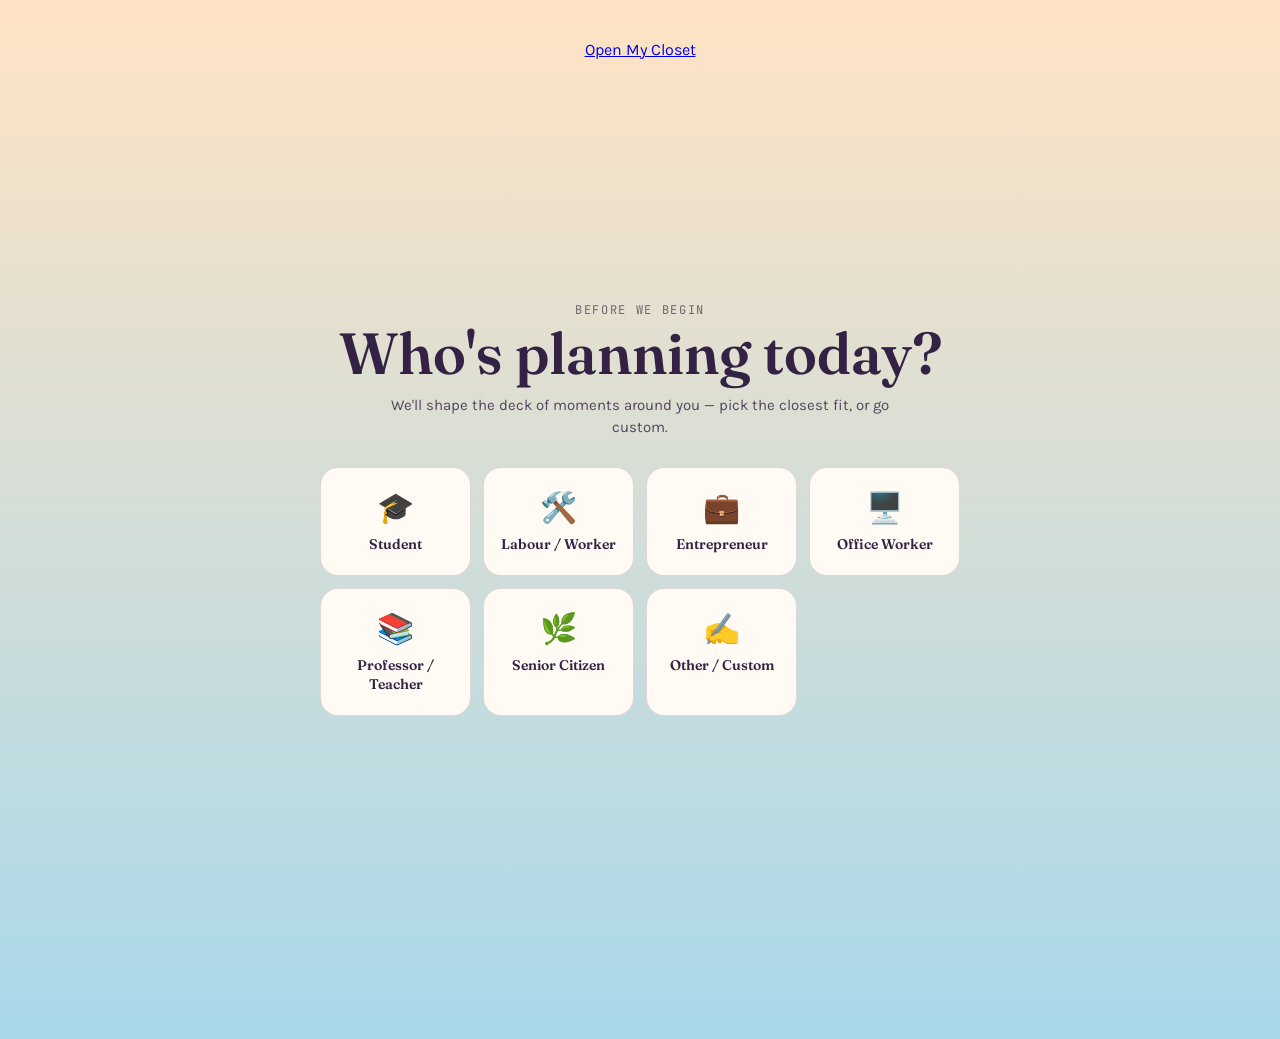
<file: index.html>
<!doctype html>
<html lang="en">
  <head>
    <meta charset="UTF-8" />
    <meta name="viewport" content="width=device-width, initial-scale=1.0" />
    <title>Perfect Day — build one, hour by hour</title>
    <link rel="preconnect" href="https://fonts.googleapis.com" />
    <link rel="preconnect" href="https://fonts.gstatic.com" crossorigin />
    <link
      href="https://fonts.googleapis.com/css2?family=Fraunces:ital,opsz,wght@0,9..144,400;0,9..144,600;1,9..144,500&family=Karla:wght@400;500;700&family=JetBrains+Mono:wght@400;500&display=swap"
      rel="stylesheet"
    />
    <a href="https://fanciful-mochi-226e46.netlify.app">Open My Closet</a>
    <style>
      :root {
        --ink: #332244;
        --paper: rgba(255, 255, 255, 0.72);
        --paper-solid: #fffaf3;
        --accent: #ff6b4a;
        --line: rgba(51, 34, 68, 0.16);

        /* sky stops — updated live via JS */
        --sky-a: #ffd9b3;
        --sky-b: #a8d8ea;
      }

      * {
        box-sizing: border-box;
      }

      html,
      body {
        margin: 0;
        min-height: 100vh;
        font-family: "Karla", sans-serif;
        color: var(--ink);
      }

      body {
        background: linear-gradient(180deg, var(--sky-a) 0%, var(--sky-b) 100%);
        transition: background 1100ms cubic-bezier(0.22, 0.61, 0.36, 1);
        min-height: 100vh;
        display: flex;
        flex-direction: column;
        align-items: center;
        padding: 40px 20px 80px;
        overflow-x: hidden;
      }

      .wrap {
        width: 100%;
        max-width: 980px;
      }

      header {
        text-align: center;
        margin-bottom: 8px;
      }

      .eyebrow {
        font-family: "JetBrains Mono", monospace;
        font-size: 12px;
        letter-spacing: 0.14em;
        text-transform: uppercase;
        opacity: 0.65;
      }

      h1 {
        font-family: "Fraunces", serif;
        font-weight: 600;
        font-size: clamp(34px, 6vw, 58px);
        margin: 6px 0 10px;
        line-height: 1.02;
      }

      h1 em {
        font-style: italic;
        font-weight: 400;
        color: var(--accent);
      }

      .sub {
        font-size: 15px;
        max-width: 520px;
        margin: 0 auto 6px;
        opacity: 0.82;
        line-height: 1.5;
      }

      /* ---------- THE ARC ---------- */
      .arc-region {
        position: relative;
        width: 100%;
        height: 230px;
        margin: 18px 0 6px;
      }

      svg.arc-path {
        position: absolute;
        inset: 0;
        width: 100%;
        height: 100%;
      }

      .sun-token {
        position: absolute;
        width: 34px;
        height: 34px;
        transform: translate(-50%, -50%);
        font-size: 22px;
        display: flex;
        align-items: center;
        justify-content: center;
        filter: drop-shadow(0 4px 10px rgba(255, 140, 80, 0.55));
        transition:
          left 500ms cubic-bezier(0.22, 0.61, 0.36, 1),
          top 500ms cubic-bezier(0.22, 0.61, 0.36, 1);
        pointer-events: none;
        z-index: 5;
      }

      .slot {
        position: absolute;
        width: 104px;
        transform: translate(-50%, -50%);
        display: flex;
        flex-direction: column;
        align-items: center;
        gap: 6px;
      }

      .slot .slot-time {
        font-family: "JetBrains Mono", monospace;
        font-size: 10px;
        letter-spacing: 0.04em;
        opacity: 0.65;
      }

      .slot-drop {
        width: 84px;
        height: 84px;
        border-radius: 20px;
        border: 1.5px dashed rgba(51, 34, 68, 0.35);
        background: rgba(255, 255, 255, 0.4);
        backdrop-filter: blur(6px);
        display: flex;
        align-items: center;
        justify-content: center;
        font-size: 30px;
        cursor: pointer;
        transition:
          transform 160ms ease,
          border-color 160ms ease,
          background 160ms ease,
          box-shadow 160ms ease;
        position: relative;
      }

      .slot-drop:hover,
      .slot-drop.hovering {
        transform: scale(1.06);
        border-color: var(--accent);
        background: rgba(255, 255, 255, 0.65);
      }

      .slot-drop.filled {
        border-style: solid;
        border-color: rgba(51, 34, 68, 0.22);
        background: var(--paper-solid);
        box-shadow: 0 10px 24px -12px rgba(51, 34, 68, 0.4);
      }

      .slot-drop.filled.pop {
        animation: pop 320ms ease;
      }
      @keyframes pop {
        0% {
          transform: scale(0.7);
        }
        60% {
          transform: scale(1.12);
        }
        100% {
          transform: scale(1);
        }
      }

      .slot-drop .clear-x {
        position: absolute;
        top: -6px;
        right: -6px;
        width: 20px;
        height: 20px;
        border-radius: 50%;
        background: var(--ink);
        color: #fff;
        font-size: 12px;
        line-height: 20px;
        text-align: center;
        cursor: pointer;
        opacity: 0;
        transform: scale(0.6);
        transition:
          opacity 140ms ease,
          transform 140ms ease;
      }
      .slot-drop.filled:hover .clear-x {
        opacity: 1;
        transform: scale(1);
      }

      .slot-label {
        font-family: "Fraunces", serif;
        font-size: 12.5px;
        font-weight: 600;
        text-align: center;
      }

      /* ---------- DECK ---------- */

      .deck-panel {
        margin-top: 26px;
        background: var(--paper);
        backdrop-filter: blur(10px);
        border: 1px solid var(--line);
        border-radius: 24px;
        padding: 22px 22px 26px;
      }

      .deck-head {
        display: flex;
        align-items: baseline;
        justify-content: space-between;
        margin-bottom: 14px;
        flex-wrap: wrap;
        gap: 8px;
      }

      .deck-head h2 {
        font-family: "Fraunces", serif;
        font-size: 19px;
        font-weight: 600;
        margin: 0;
      }

      .deck-hint {
        font-size: 12.5px;
        opacity: 0.65;
      }

      .deck-grid {
        display: grid;
        grid-template-columns: repeat(auto-fill, minmax(128px, 1fr));
        gap: 10px;
      }

      .card {
        background: var(--paper-solid);
        border: 1px solid var(--line);
        border-radius: 14px;
        padding: 12px 10px;
        text-align: center;
        cursor: grab;
        user-select: none;
        transition:
          transform 140ms ease,
          box-shadow 140ms ease,
          opacity 140ms ease;
        position: relative;
      }

      .card:hover {
        transform: translateY(-3px);
        box-shadow: 0 10px 20px -10px rgba(51, 34, 68, 0.35);
      }

      .card.used {
        opacity: 0.28;
        cursor: not-allowed;
        pointer-events: none;
      }

      .card.selected {
        outline: 2px solid var(--accent);
        outline-offset: 2px;
      }

      .card .emoji {
        font-size: 26px;
        display: block;
        margin-bottom: 6px;
      }
      .card .name {
        font-family: "Fraunces", serif;
        font-weight: 600;
        font-size: 13px;
        line-height: 1.2;
      }
      .card .ideal {
        font-family: "JetBrains Mono", monospace;
        font-size: 9.5px;
        opacity: 0.55;
        margin-top: 4px;
        text-transform: uppercase;
        letter-spacing: 0.03em;
      }

      /* ---------- CONTROLS ---------- */
      .controls {
        display: flex;
        justify-content: center;
        gap: 12px;
        margin-top: 24px;
        flex-wrap: wrap;
      }

      button {
        font-family: "Karla", sans-serif;
        font-weight: 700;
        font-size: 14px;
        border-radius: 999px;
        padding: 13px 26px;
        border: none;
        cursor: pointer;
        transition:
          transform 140ms ease,
          box-shadow 140ms ease,
          opacity 140ms ease;
      }
      button:active {
        transform: scale(0.96);
      }

      .btn-primary {
        background: var(--ink);
        color: #fffaf3;
      }
      .btn-primary:disabled {
        opacity: 0.35;
        cursor: not-allowed;
      }
      .btn-primary:not(:disabled):hover {
        box-shadow: 0 10px 22px -8px rgba(51, 34, 68, 0.55);
      }

      .btn-ghost {
        background: transparent;
        color: var(--ink);
        border: 1.5px solid rgba(51, 34, 68, 0.3);
      }
      .btn-ghost:hover {
        background: rgba(255, 255, 255, 0.5);
      }

      /* ---------- PAGE 1 : PERSONA PICKER ---------- */
      .page1 {
        display: none;
        min-height: 100vh;
        width: 100%;
        align-items: center;
        justify-content: center;
        padding: 40px 20px;
      }
      .page1.active {
        display: flex;
      }

      .page1-inner {
        width: 100%;
        max-width: 640px;
        text-align: center;
      }

      .persona-grid {
        display: grid;
        grid-template-columns: repeat(auto-fit, minmax(150px, 1fr));
        gap: 12px;
        margin-top: 28px;
      }

      .persona-card {
        background: var(--paper-solid);
        border: 1px solid var(--line);
        border-radius: 18px;
        padding: 22px 12px;
        cursor: pointer;
        transition:
          transform 140ms ease,
          box-shadow 140ms ease,
          border-color 140ms ease;
        font-family: "Karla", sans-serif;
      }
      .persona-card:hover {
        transform: translateY(-3px);
        box-shadow: 0 12px 22px -12px rgba(51, 34, 68, 0.4);
      }
      .persona-card.active {
        border-color: var(--accent);
        box-shadow: 0 0 0 2px var(--accent);
      }
      .persona-card .p-icon {
        font-size: 30px;
        display: block;
        margin-bottom: 8px;
      }
      .persona-card .p-label {
        font-family: "Fraunces", serif;
        font-weight: 600;
        font-size: 14px;
      }

      .persona-custom {
        max-width: 420px;
        margin: 22px auto 0;
        text-align: left;
        display: none;
      }
      .persona-custom.active {
        display: block;
      }
      .persona-custom label {
        font-family: "JetBrains Mono", monospace;
        font-size: 11.5px;
        opacity: 0.65;
        display: block;
        margin-bottom: 6px;
      }
      .persona-custom-row {
        display: flex;
        gap: 8px;
      }
      .persona-custom-row input {
        flex: 1;
        border-radius: 999px;
        border: 1.5px solid rgba(51, 34, 68, 0.3);
        padding: 11px 16px;
        font-family: "Karla", sans-serif;
        font-size: 14px;
        background: var(--paper-solid);
        color: var(--ink);
      }
      .persona-custom-row input:focus {
        outline: none;
        border-color: var(--accent);
      }

      /* ---------- PAGE 2 : LAYOUT + BUDGET ---------- */
      .page2 {
        display: none;
        width: 100%;
      }
      .page2.active {
        display: flex;
        justify-content: center;
      }

      .page2-grid {
        width: 100%;
        max-width: 1280px;
        display: grid;
        grid-template-columns: minmax(0, 980px) 280px;
        gap: 26px;
        align-items: start;
        justify-content: center;
      }

      .persona-back {
        display: inline-block;
        margin-bottom: 14px;
        padding: 7px 16px;
        font-size: 12px;
      }

      .budget-panel {
        position: sticky;
        top: 30px;
        background: var(--paper);
        backdrop-filter: blur(10px);
        border: 1px solid var(--line);
        border-radius: 24px;
        padding: 22px 20px 24px;
      }

      .budget-panel h2 {
        font-family: "Fraunces", serif;
        font-size: 18px;
        font-weight: 600;
        margin: 0 0 8px;
      }

      .budget-hint {
        font-size: 12px;
        line-height: 1.55;
        opacity: 0.7;
        margin: 0 0 16px;
      }

      .budget-label {
        font-family: "JetBrains Mono", monospace;
        font-size: 11px;
        opacity: 0.65;
        display: block;
        margin-bottom: 6px;
      }

      .budget-input-row {
        display: flex;
        align-items: center;
        border: 1.5px solid rgba(51, 34, 68, 0.3);
        border-radius: 12px;
        padding: 6px 12px;
        margin-bottom: 18px;
        background: var(--paper-solid);
      }
      .budget-input-row:focus-within {
        border-color: var(--accent);
      }
      .budget-prefix {
        font-family: "JetBrains Mono", monospace;
        opacity: 0.6;
        margin-right: 4px;
      }
      .budget-input-row input {
        border: none;
        outline: none;
        background: transparent;
        font-family: "Karla", sans-serif;
        font-weight: 700;
        font-size: 16px;
        color: var(--ink);
        width: 100%;
        padding: 6px 0;
      }

      .budget-list {
        display: flex;
        flex-direction: column;
        gap: 9px;
        min-height: 40px;
        margin-bottom: 14px;
      }

      .budget-empty {
        font-size: 12px;
        opacity: 0.55;
        line-height: 1.5;
        margin: 0;
      }

      .budget-row {
        display: flex;
        align-items: center;
        justify-content: space-between;
        gap: 8px;
        font-size: 12.5px;
      }
      .budget-row .b-name {
        display: flex;
        align-items: center;
        gap: 6px;
      }
      .budget-row .b-amt {
        font-family: "JetBrains Mono", monospace;
        font-weight: 500;
      }
      .budget-row .b-amt.free {
        opacity: 0.5;
      }

      .budget-total {
        border-top: 1px solid var(--line);
        padding-top: 12px;
        font-family: "JetBrains Mono", monospace;
        font-size: 12px;
        display: flex;
        justify-content: space-between;
      }

      @media (max-width: 980px) {
        .page2-grid {
          grid-template-columns: 1fr;
          max-width: 980px;
        }
        .budget-panel {
          position: static;
        }
      }

      /* ---------- RESULT MODAL ---------- */
      .veil {
        position: fixed;
        inset: 0;
        background: rgba(30, 20, 40, 0.45);
        backdrop-filter: blur(4px);
        display: flex;
        align-items: center;
        justify-content: center;
        padding: 20px;
        z-index: 50;
        opacity: 0;
        pointer-events: none;
        transition: opacity 260ms ease;
      }
      .veil.show {
        opacity: 1;
        pointer-events: auto;
      }

      .result-card {
        width: 100%;
        max-width: 520px;
        background: var(--paper-solid);
        border-radius: 26px;
        padding: 34px 30px 28px;
        text-align: center;
        transform: translateY(16px) scale(0.97);
        transition: transform 320ms cubic-bezier(0.22, 0.61, 0.36, 1);
        max-height: 88vh;
        overflow-y: auto;
      }
      .veil.show .result-card {
        transform: translateY(0) scale(1);
      }

      .result-strip {
        display: flex;
        height: 34px;
        border-radius: 10px;
        overflow: hidden;
        margin-bottom: 18px;
        box-shadow: inset 0 0 0 1px rgba(51, 34, 68, 0.15);
      }
      .result-strip div {
        flex: 1;
      }

      .result-card .eyebrow {
        opacity: 0.5;
      }

      .result-card h2 {
        font-family: "Fraunces", serif;
        font-style: italic;
        font-weight: 500;
        font-size: 28px;
        margin: 6px 0 4px;
      }

      .score-line {
        font-family: "JetBrains Mono", monospace;
        font-size: 13px;
        opacity: 0.7;
        margin-bottom: 18px;
      }
      .score-line b {
        color: var(--accent);
        font-size: 15px;
      }

      .meter-row {
        display: flex;
        flex-direction: column;
        gap: 10px;
        text-align: left;
        margin: 0 auto 22px;
        max-width: 360px;
      }

      .meter {
        display: grid;
        grid-template-columns: 62px 1fr 30px;
        align-items: center;
        gap: 10px;
        font-size: 12px;
      }

      .meter .track {
        height: 8px;
        border-radius: 999px;
        background: rgba(51, 34, 68, 0.1);
        overflow: hidden;
      }
      .meter .fill {
        height: 100%;
        border-radius: 999px;
        background: var(--accent);
        width: 0%;
        transition: width 700ms cubic-bezier(0.22, 0.61, 0.36, 1);
      }

      .recap {
        text-align: left;
        font-size: 13px;
        line-height: 1.9;
        border-top: 1px solid var(--line);
        padding-top: 14px;
        margin-bottom: 20px;
      }
      .recap b {
        font-family: "JetBrains Mono", monospace;
        font-weight: 500;
        font-size: 11px;
        opacity: 0.55;
        display: inline-block;
        width: 72px;
      }

      .result-actions {
        display: flex;
        gap: 10px;
        justify-content: center;
        flex-wrap: wrap;
      }

      footer {
        margin-top: 34px;
        font-size: 11.5px;
        opacity: 0.5;
        text-align: center;
        font-family: "JetBrains Mono", monospace;
      }

      @media (max-width: 640px) {
        .arc-region {
          height: auto;
        }
        svg.arc-path {
          display: none;
        }
        .sun-token {
          display: none;
        }
        .slot {
          position: static;
          transform: none;
          width: 100%;
          flex-direction: row;
          justify-content: flex-start;
          gap: 14px;
          padding: 8px 4px;
        }
        .slot-drop {
          width: 58px;
          height: 58px;
          font-size: 22px;
          flex-shrink: 0;
        }
        .slot-label {
          text-align: left;
        }
        .slot .slot-time {
          order: -1;
        }
      }

      @media (prefers-reduced-motion: reduce) {
        * {
          transition-duration: 0.01ms !important;
          animation-duration: 0.01ms !important;
        }
      }

      :focus-visible {
        outline: 2.5px solid var(--accent);
        outline-offset: 2px;
      }
    </style>
  </head>
  <body>
    <div class="page1" id="page1">
      <div class="page1-inner">
        <div class="eyebrow">before we begin</div>
        <h1>Who's planning today?</h1>
        <p class="sub">
          We'll shape the deck of moments around you — pick the closest fit, or
          go custom.
        </p>

        <div class="persona-grid" id="personaGrid"></div>

        <div class="persona-custom" id="personaCustom">
          <label for="personaCustomInput"
            >Describe yourself in a few words</label
          >
          <div class="persona-custom-row">
            <input
              type="text"
              id="personaCustomInput"
              placeholder="e.g. new parent, night-shift nurse, traveller…"
              maxlength="40"
            />
            <button class="btn-primary" id="personaCustomGo">Continue</button>
          </div>
        </div>
      </div>
    </div>

    <div class="page2" id="page2">
      <div class="page2-grid">
        <div class="wrap">
          <header>
            <button
              class="btn-ghost persona-back"
              id="personaBack"
              type="button"
            >
              ← change who you are
            </button>
            <div class="eyebrow">an interactive sundial</div>
            <h1>Build a <em>perfect day</em></h1>
            <p class="sub">
              Drag seven moments onto the arc, from first light to last light.
              The sky follows wherever you're working.
            </p>
          </header>

          <div class="arc-region" id="arcRegion">
            <svg
              class="arc-path"
              viewBox="0 0 980 230"
              preserveAspectRatio="none"
            >
              <path
                id="arcLine"
                d=""
                fill="none"
                stroke="rgba(51,34,68,0.25)"
                stroke-width="1.5"
                stroke-dasharray="2 8"
                stroke-linecap="round"
              />
            </svg>
            <div class="sun-token" id="sunToken">☀️</div>
            <!-- slots injected here -->
          </div>

          <div class="deck-panel">
            <div class="deck-head">
              <h2>Moments</h2>
              <span class="deck-hint" id="deckHint"
                >Drag a card onto a slot on the arc — or tap a card, then tap a
                slot.</span
              >
            </div>
            <div class="deck-grid" id="deckGrid"></div>
          </div>

          <div class="controls">
            <button class="btn-ghost" id="resetBtn">Start over</button>
            <button class="btn-primary" id="finishBtn" disabled>
              Close out the day
            </button>
          </div>

          <footer>seven slots · dawn to night · no two days the same</footer>
        </div>

        <aside class="budget-panel" id="budgetPanel">
          <h2>Day budget</h2>
          <p class="budget-hint">
            Enter what you'd like to spend today. We'll split it across whatever
            you've placed on the arc, weighted by what each moment typically
            costs.
          </p>
          <label for="budgetInput" class="budget-label">Total budget</label>
          <div class="budget-input-row">
            <span class="budget-prefix">$</span>
            <input
              type="number"
              id="budgetInput"
              min="0"
              step="1"
              placeholder="0"
              inputmode="numeric"
            />
          </div>
          <div class="budget-list" id="budgetList">
            <p class="budget-empty">
              Place a moment on the arc to start budgeting.
            </p>
          </div>
          <div class="budget-total" id="budgetTotal"></div>
        </aside>
      </div>
    </div>

    <div class="veil" id="veil">
      <div class="result-card">
        <div class="result-strip" id="resultStrip"></div>
        <div class="eyebrow">your day, in full</div>
        <h2 id="resultTitle">—</h2>
        <div class="score-line">day score — <b id="resultScore">0</b> pts</div>

        <div class="meter-row" id="meterRow"></div>

        <div class="recap" id="recap"></div>

        <div class="result-actions">
          <button class="btn-ghost" id="copyBtn">Copy summary</button>
          <button class="btn-primary" id="againBtn">Build another</button>
        </div>
      </div>
    </div>

    <script>
      (function () {
        // ---------------- DATA ----------------

        const SLOTS = [
          {
            id: "dawn",
            label: "Dawn",
            time: "6–9am",
            sky: ["#FFE3C4", "#FFB6A3"],
            icon: "🌅",
          },
          {
            id: "morning",
            label: "Morning",
            time: "9–12pm",
            sky: ["#FFE8B8", "#A8D8EA"],
            icon: "🌤️",
          },
          {
            id: "midday",
            label: "Midday",
            time: "12–3pm",
            sky: ["#8FD0F0", "#EAF6FF"],
            icon: "☀️",
          },
          {
            id: "afternoon",
            label: "Afternoon",
            time: "3–6pm",
            sky: ["#A8D8EA", "#FFD59A"],
            icon: "🌥️",
          },
          {
            id: "golden",
            label: "Golden Hour",
            time: "6–8pm",
            sky: ["#FF9A56", "#FF6B9D"],
            icon: "🌇",
          },
          {
            id: "evening",
            label: "Evening",
            time: "8–10pm",
            sky: ["#9D6B9D", "#3E2C63"],
            icon: "🌆",
          },
          {
            id: "night",
            label: "Night",
            time: "10pm–1am",
            sky: ["#241542", "#0F0A24"],
            icon: "🌌",
          },
        ];

        // tags: energy, calm, joy, social  (0-2 each)
        // personas: who this moment tends to suit ("other" persona always sees everything)
        // cost: typical $ cost for one person to do this (0 = free) — used by the budget panel
        const ACTIVITIES = [
          {
            id: "a1",
            name: "Sunrise walk",
            emoji: "🌅",
            ideal: ["dawn"],
            tags: { energy: 1, calm: 2, joy: 1, social: 0 },
            cost: 0,
            personas: [
              "student",
              "labour",
              "entrepreneur",
              "office",
              "professor",
              "senior",
            ],
          },
          {
            id: "a2",
            name: "Slow coffee ritual",
            emoji: "☕",
            ideal: ["dawn", "morning"],
            tags: { energy: 2, calm: 1, joy: 0, social: 0 },
            cost: 6,
            personas: [
              "student",
              "labour",
              "entrepreneur",
              "office",
              "professor",
              "senior",
            ],
          },
          {
            id: "a3",
            name: "Journaling",
            emoji: "📓",
            ideal: ["dawn", "night"],
            tags: { energy: 0, calm: 2, joy: 1, social: 0 },
            cost: 0,
            personas: ["student", "entrepreneur", "professor", "senior"],
          },
          {
            id: "a4",
            name: "Yoga & stretch",
            emoji: "🧘",
            ideal: ["dawn", "morning"],
            tags: { energy: 1, calm: 2, joy: 0, social: 0 },
            cost: 0,
            personas: ["student", "office", "senior"],
          },
          {
            id: "a5",
            name: "Farmers market",
            emoji: "🧺",
            ideal: ["morning"],
            tags: { energy: 1, calm: 0, joy: 2, social: 2 },
            cost: 20,
            personas: [
              "student",
              "labour",
              "entrepreneur",
              "professor",
              "senior",
            ],
          },
          {
            id: "a6",
            name: "Deep work session",
            emoji: "💻",
            ideal: ["morning", "midday"],
            tags: { energy: 1, calm: 0, joy: 1, social: 0 },
            cost: 0,
            personas: ["student", "entrepreneur", "office", "professor"],
          },
          {
            id: "a7",
            name: "Picnic lunch",
            emoji: "🥪",
            ideal: ["midday"],
            tags: { energy: 0, calm: 1, joy: 2, social: 1 },
            cost: 15,
            personas: [
              "student",
              "labour",
              "entrepreneur",
              "office",
              "professor",
              "senior",
            ],
          },
          {
            id: "a8",
            name: "Swim or beach",
            emoji: "🏖️",
            ideal: ["midday", "afternoon"],
            tags: { energy: 2, calm: 1, joy: 2, social: 0 },
            cost: 10,
            personas: ["student", "labour", "entrepreneur", "senior"],
          },
          {
            id: "a9",
            name: "Nap in the sun",
            emoji: "😴",
            ideal: ["afternoon"],
            tags: { energy: 0, calm: 2, joy: 1, social: 0 },
            cost: 0,
            personas: ["student", "labour", "senior"],
          },
          {
            id: "a10",
            name: "Bike ride",
            emoji: "🚲",
            ideal: ["afternoon"],
            tags: { energy: 2, calm: 0, joy: 1, social: 0 },
            cost: 5,
            personas: ["student", "labour", "office"],
          },
          {
            id: "a11",
            name: "Coffee with a friend",
            emoji: "👯",
            ideal: ["afternoon"],
            tags: { energy: 0, calm: 1, joy: 1, social: 2 },
            cost: 12,
            personas: [
              "student",
              "entrepreneur",
              "office",
              "professor",
              "senior",
            ],
          },
          {
            id: "a12",
            name: "Watch the sunset",
            emoji: "🌇",
            ideal: ["golden"],
            tags: { energy: 0, calm: 2, joy: 2, social: 0 },
            cost: 0,
            personas: [
              "student",
              "labour",
              "entrepreneur",
              "office",
              "professor",
              "senior",
            ],
          },
          {
            id: "a13",
            name: "Rooftop dinner",
            emoji: "🍽️",
            ideal: ["golden", "evening"],
            tags: { energy: 0, calm: 1, joy: 2, social: 2 },
            cost: 60,
            personas: ["entrepreneur", "office"],
          },
          {
            id: "a14",
            name: "Live music & dancing",
            emoji: "🎶",
            ideal: ["evening"],
            tags: { energy: 2, calm: 0, joy: 2, social: 1 },
            cost: 35,
            personas: ["student", "entrepreneur"],
          },
          {
            id: "a15",
            name: "Board games",
            emoji: "🎲",
            ideal: ["evening"],
            tags: { energy: 0, calm: 0, joy: 1, social: 2 },
            cost: 10,
            personas: ["student", "labour", "professor", "senior"],
          },
          {
            id: "a16",
            name: "Stargazing",
            emoji: "🌌",
            ideal: ["night"],
            tags: { energy: 0, calm: 2, joy: 1, social: 0 },
            cost: 0,
            personas: [
              "student",
              "labour",
              "entrepreneur",
              "office",
              "professor",
              "senior",
            ],
          },
          {
            id: "a17",
            name: "Cozy movie night",
            emoji: "🎬",
            ideal: ["night"],
            tags: { energy: 0, calm: 1, joy: 1, social: 0 },
            cost: 15,
            personas: ["student", "labour", "office", "senior"],
          },
          {
            id: "a18",
            name: "Bath & skincare",
            emoji: "🛁",
            ideal: ["night"],
            tags: { energy: 0, calm: 2, joy: 0, social: 0 },
            cost: 20,
            personas: ["labour", "office", "senior"],
          },
        ];

        const IDEAL_BONUS = 3;
        const COMBO_BONUS = 1;

        const PERSONAS = [
          { id: "student", label: "Student", icon: "🎓" },
          { id: "labour", label: "Labour / Worker", icon: "🛠️" },
          { id: "entrepreneur", label: "Entrepreneur", icon: "💼" },
          { id: "office", label: "Office Worker", icon: "🖥️" },
          { id: "professor", label: "Professor / Teacher", icon: "📚" },
          { id: "senior", label: "Senior Citizen", icon: "🌿" },
          { id: "other", label: "Other / Custom", icon: "✍️" },
        ];

        let currentPersona = null; // set on page 1

        // ---------------- STATE ----------------

        // slotId -> activity object (or null)
        const placement = {};
        SLOTS.forEach((s) => (placement[s.id] = null));

        let selectedCardId = null; // for tap-to-place on mobile / accessibility

        // ---------------- DOM refs ----------------
        const arcRegion = document.getElementById("arcRegion");
        const sunToken = document.getElementById("sunToken");
        const arcLine = document.getElementById("arcLine");
        const deckGrid = document.getElementById("deckGrid");
        const finishBtn = document.getElementById("finishBtn");
        const resetBtn = document.getElementById("resetBtn");
        const deckHint = document.getElementById("deckHint");

        const page1 = document.getElementById("page1");
        const page2 = document.getElementById("page2");
        const personaGrid = document.getElementById("personaGrid");
        const personaCustom = document.getElementById("personaCustom");
        const personaCustomInput =
          document.getElementById("personaCustomInput");
        const personaCustomGo = document.getElementById("personaCustomGo");
        const personaBack = document.getElementById("personaBack");

        const budgetInput = document.getElementById("budgetInput");
        const budgetList = document.getElementById("budgetList");
        const budgetTotal = document.getElementById("budgetTotal");

        const VIEW_W = 980,
          VIEW_H = 230;

        function arcPoint(t) {
          // t in [0,1] across the arc. Arc dips like a rainbow (sun rises, peaks, sets).
          const x = 70 + t * (VIEW_W - 140);
          const y = 170 - Math.sin(t * Math.PI) * 130;
          return { x, y };
        }

        function buildArcPathD() {
          let d = "";
          for (let i = 0; i <= 40; i++) {
            const t = i / 40;
            const p = arcPoint(t);
            d +=
              (i === 0 ? "M" : "L") +
              p.x.toFixed(1) +
              " " +
              p.y.toFixed(1) +
              " ";
          }
          return d;
        }

        function pctToViewBoxPct(p) {
          return {
            left: (p.x / VIEW_W) * 100 + "%",
            top: (p.y / VIEW_H) * 100 + "%",
          };
        }

        // ---------------- BUILD SLOTS ----------------

        function buildSlots() {
          SLOTS.forEach((slot, i) => {
            const t = (i + 0.5) / SLOTS.length;
            const p = arcPoint(t);
            const pos = pctToViewBoxPct(p);

            const el = document.createElement("div");
            el.className = "slot";
            el.style.left = pos.left;
            el.style.top = pos.top;
            el.dataset.slotId = slot.id;

            el.innerHTML = `
        <div class="slot-time">${slot.time}</div>
        <div class="slot-drop" tabindex="0" role="button"
             aria-label="${slot.label}, ${slot.time}. Empty. Activate to place selected card."
             data-slot="${slot.id}">
          <span class="slot-emoji">${slot.icon}</span>
          <span class="clear-x" title="Remove">✕</span>
        </div>
        <div class="slot-label">${slot.label}</div>
      `;
            arcRegion.appendChild(el);
          });
        }

        // ---------------- BUILD DECK ----------------

        function activitiesForPersona(personaId) {
          if (!personaId || personaId === "other") return ACTIVITIES;
          return ACTIVITIES.filter((a) => a.personas.includes(personaId));
        }

        function buildDeck() {
          deckGrid.innerHTML = "";
          const list = activitiesForPersona(currentPersona);
          list.forEach((act) => {
            const card = document.createElement("div");
            card.className = "card";
            card.draggable = true;
            card.dataset.actId = act.id;
            card.tabIndex = 0;
            card.setAttribute("role", "button");
            const idealLabel = act.ideal
              .map((id) => SLOTS.find((s) => s.id === id).label)
              .join(" / ");
            card.setAttribute("aria-label", `${act.name}, best ${idealLabel}`);
            card.innerHTML = `
        <span class="emoji">${act.emoji}</span>
        <div class="name">${act.name}</div>
        <div class="ideal">${idealLabel}</div>
      `;
            deckGrid.appendChild(card);
          });
        }

        // ---------------- PAGE 1: PERSONA PICKER ----------------

        function buildPersonaGrid() {
          personaGrid.innerHTML = "";
          PERSONAS.forEach((p) => {
            const card = document.createElement("div");
            card.className = "persona-card";
            card.dataset.persona = p.id;
            card.tabIndex = 0;
            card.setAttribute("role", "button");
            card.innerHTML = `<span class="p-icon">${p.icon}</span><span class="p-label">${p.label}</span>`;
            personaGrid.appendChild(card);
          });
        }

        function wirePersonaPage() {
          personaGrid.addEventListener("click", (e) => {
            const card = e.target.closest(".persona-card");
            if (!card) return;
            const id = card.dataset.persona;
            personaGrid
              .querySelectorAll(".persona-card")
              .forEach((c) => c.classList.toggle("active", c === card));
            if (id === "other") {
              personaCustom.classList.add("active");
              personaCustomInput.focus();
              return;
            }
            personaCustom.classList.remove("active");
            choosePersona(id);
          });

          personaGrid.addEventListener("keydown", (e) => {
            if (e.key !== "Enter" && e.key !== " ") return;
            const card = e.target.closest(".persona-card");
            if (!card) return;
            e.preventDefault();
            card.click();
          });

          personaCustomGo.addEventListener("click", () =>
            choosePersona("other"),
          );
          personaCustomInput.addEventListener("keydown", (e) => {
            if (e.key === "Enter") choosePersona("other");
          });

          personaBack.addEventListener("click", () => {
            page2.classList.remove("active");
            page1.classList.add("active");
          });
        }

        function choosePersona(id) {
          currentPersona = id;
          buildDeck();
          fullReset();
          page1.classList.remove("active");
          page2.classList.add("active");
        }

        // ---------------- SKY / SUN sync ----------------

        function setSky(colors, animate = true) {
          document.documentElement.style.setProperty("--sky-a", colors[0]);
          document.documentElement.style.setProperty("--sky-b", colors[1]);
        }

        function moveSunTo(slotIndexFloat) {
          const t = (slotIndexFloat + 0.5) / SLOTS.length;
          const p = arcPoint(t);
          const pos = pctToViewBoxPct(p);
          sunToken.style.left = pos.left;
          sunToken.style.top = pos.top;
        }

        function defaultSky() {
          // blend of dawn->night average, calm neutral resting sky
          setSky(["#FFE3C4", "#A8D8EA"]);
          // rest sun at dawn
          moveSunTo(0);
        }

        // ---------------- INTERACTION ----------------

        function isUsed(actId) {
          return Object.values(placement).some((a) => a && a.id === actId);
        }

        function refreshDeckStates() {
          deckGrid.querySelectorAll(".card").forEach((card) => {
            const used = isUsed(card.dataset.actId);
            card.classList.toggle("used", used);
            card.classList.toggle(
              "selected",
              card.dataset.actId === selectedCardId,
            );
          });
        }

        function refreshFinishButton() {
          const filledCount = Object.values(placement).filter(Boolean).length;
          finishBtn.disabled = filledCount < SLOTS.length;
          finishBtn.textContent =
            filledCount < SLOTS.length
              ? `Close out the day (${filledCount}/${SLOTS.length})`
              : "Close out the day";
        }

        function placeActivity(slotId, actId) {
          const act = ACTIVITIES.find((a) => a.id === actId);
          if (!act) return;
          if (isUsed(actId)) return; // already placed elsewhere

          placement[slotId] = act;
          const dropEl = arcRegion.querySelector(
            `.slot-drop[data-slot="${slotId}"]`,
          );
          dropEl.classList.add("filled");
          dropEl.querySelector(".slot-emoji").textContent = act.emoji;
          dropEl.setAttribute(
            "aria-label",
            `${SLOTS.find((s) => s.id === slotId).label}. Holds ${act.name}. Activate to remove.`,
          );
          dropEl.classList.remove("pop");
          void dropEl.offsetWidth; // reflow to restart animation
          dropEl.classList.add("pop");

          selectedCardId = null;
          refreshDeckStates();
          refreshFinishButton();
          renderBudgetSidebar();
        }

        function clearSlot(slotId) {
          placement[slotId] = null;
          const slot = SLOTS.find((s) => s.id === slotId);
          const dropEl = arcRegion.querySelector(
            `.slot-drop[data-slot="${slotId}"]`,
          );
          dropEl.classList.remove("filled");
          dropEl.querySelector(".slot-emoji").textContent = slot.icon;
          dropEl.setAttribute(
            "aria-label",
            `${slot.label}, ${slot.time}. Empty. Activate to place selected card.`,
          );
          refreshDeckStates();
          refreshFinishButton();
          renderBudgetSidebar();
        }

        function wireDeckInteractions() {
          deckGrid.addEventListener("dragstart", (e) => {
            const card = e.target.closest(".card");
            if (!card || card.classList.contains("used")) return;
            e.dataTransfer.setData("text/plain", card.dataset.actId);
            e.dataTransfer.effectAllowed = "move";
          });

          deckGrid.addEventListener("click", (e) => {
            const card = e.target.closest(".card");
            if (!card || card.classList.contains("used")) return;
            selectedCardId =
              selectedCardId === card.dataset.actId ? null : card.dataset.actId;
            refreshDeckStates();
            deckHint.textContent = selectedCardId
              ? `Selected "${ACTIVITIES.find((a) => a.id === selectedCardId).name}" — now tap a slot on the arc.`
              : "Drag a card onto a slot on the arc — or tap a card, then tap a slot.";
          });

          deckGrid.addEventListener("keydown", (e) => {
            if (e.key !== "Enter" && e.key !== " ") return;
            const card = e.target.closest(".card");
            if (!card) return;
            e.preventDefault();
            card.click();
          });
        }

        function wireSlotInteractions() {
          arcRegion.addEventListener("dragover", (e) => {
            const drop = e.target.closest(".slot-drop");
            if (!drop) return;
            e.preventDefault();
            drop.classList.add("hovering");
            const slotIndex = SLOTS.findIndex(
              (s) => s.id === drop.dataset.slot,
            );
            previewSky(slotIndex);
          });

          arcRegion.addEventListener("dragleave", (e) => {
            const drop = e.target.closest(".slot-drop");
            if (drop) drop.classList.remove("hovering");
          });

          arcRegion.addEventListener("drop", (e) => {
            const drop = e.target.closest(".slot-drop");
            if (!drop) return;
            e.preventDefault();
            drop.classList.remove("hovering");
            const actId = e.dataTransfer.getData("text/plain");
            if (placement[drop.dataset.slot]) return; // slot occupied
            placeActivity(drop.dataset.slot, actId);
          });

          arcRegion.addEventListener("mouseover", (e) => {
            const drop = e.target.closest(".slot-drop");
            if (!drop) return;
            const slotIndex = SLOTS.findIndex(
              (s) => s.id === drop.dataset.slot,
            );
            previewSky(slotIndex);
          });

          arcRegion.addEventListener("mouseleave", () => defaultSky());

          arcRegion.addEventListener("click", (e) => {
            const clearX = e.target.closest(".clear-x");
            const drop = e.target.closest(".slot-drop");
            if (clearX && drop) {
              e.stopPropagation();
              if (placement[drop.dataset.slot]) clearSlot(drop.dataset.slot);
              return;
            }
            if (!drop) return;
            const slotId = drop.dataset.slot;
            if (placement[slotId]) {
              // tapping a filled slot with nothing selected does nothing extra (use the X)
              return;
            }
            if (selectedCardId) {
              placeActivity(slotId, selectedCardId);
            }
          });

          arcRegion.addEventListener("keydown", (e) => {
            const drop = e.target.closest(".slot-drop");
            if (!drop) return;
            if (e.key === "Enter" || e.key === " ") {
              e.preventDefault();
              drop.click();
            }
            const slotIndex = SLOTS.findIndex(
              (s) => s.id === drop.dataset.slot,
            );
            previewSky(slotIndex);
          });

          arcRegion.addEventListener("focusin", (e) => {
            const drop = e.target.closest(".slot-drop");
            if (!drop) return;
            const slotIndex = SLOTS.findIndex(
              (s) => s.id === drop.dataset.slot,
            );
            previewSky(slotIndex);
          });
          arcRegion.addEventListener("focusout", () => defaultSky());
        }

        function previewSky(slotIndex) {
          if (slotIndex < 0) return;
          setSky(SLOTS[slotIndex].sky);
          moveSunTo(slotIndex);
        }

        // ---------------- BUDGET ----------------

        function computeBudgetAllocations(totalBudget) {
          const filled = SLOTS.map((s) => ({
            slot: s,
            act: placement[s.id],
          })).filter((x) => x.act);
          const allocations = {}; // slotId -> amount
          if (filled.length === 0 || !totalBudget || totalBudget <= 0)
            return allocations;

          const costSum = filled.reduce((sum, x) => sum + x.act.cost, 0);

          if (costSum === 0) {
            // everything picked is free — hand each moment an even, flexible share
            const even = totalBudget / filled.length;
            filled.forEach((x) => (allocations[x.slot.id] = even));
            return allocations;
          }

          filled.forEach((x) => {
            allocations[x.slot.id] = totalBudget * (x.act.cost / costSum);
          });
          return allocations;
        }

        function renderBudgetSidebar() {
          const totalBudget = Number(budgetInput.value) || 0;
          const filled = SLOTS.map((s) => ({
            slot: s,
            act: placement[s.id],
          })).filter((x) => x.act);

          if (filled.length === 0) {
            budgetList.innerHTML =
              '<p class="budget-empty">Place a moment on the arc to start budgeting.</p>';
            budgetTotal.textContent = "";
            return;
          }

          if (!totalBudget || totalBudget <= 0) {
            budgetList.innerHTML = filled
              .map(
                (x) =>
                  `<div class="budget-row"><span class="b-name">${x.act.emoji} ${x.act.name}</span><span class="b-amt free">${x.act.cost === 0 ? "free" : "$" + x.act.cost + " typ."}</span></div>`,
              )
              .join("");
            budgetTotal.textContent =
              "Enter a budget above to split it across these.";
            return;
          }

          const allocations = computeBudgetAllocations(totalBudget);
          budgetList.innerHTML = filled
            .map((x) => {
              const amt = allocations[x.slot.id] || 0;
              return `<div class="budget-row"><span class="b-name">${x.act.emoji} ${x.act.name}</span><span class="b-amt">$${amt.toFixed(0)}</span></div>`;
            })
            .join("");

          const assigned = Object.values(allocations).reduce(
            (a, b) => a + b,
            0,
          );
          budgetTotal.innerHTML = `<span>Assigned</span><span>$${assigned.toFixed(0)} of $${totalBudget}</span>`;
        }

        budgetInput.addEventListener("input", renderBudgetSidebar);

        // ---------------- SCORING ----------------

        function computeResult() {
          let score = 0;
          const totals = { energy: 0, calm: 0, joy: 0, social: 0 };
          const lines = [];

          SLOTS.forEach((slot, i) => {
            const act = placement[slot.id];
            if (!act) return;
            let pts =
              act.tags.energy + act.tags.calm + act.tags.joy + act.tags.social;
            let idealHit = act.ideal.includes(slot.id);
            if (idealHit) pts += IDEAL_BONUS;

            totals.energy += act.tags.energy;
            totals.calm += act.tags.calm;
            totals.joy += act.tags.joy;
            totals.social += act.tags.social;

            lines.push({ slot, act, idealHit });
            score += pts;
          });

          // adjacency combo: consecutive slots sharing a dominant tag
          for (let i = 0; i < SLOTS.length - 1; i++) {
            const a = placement[SLOTS[i].id],
              b = placement[SLOTS[i + 1].id];
            if (!a || !b) continue;
            const sharedTag = ["energy", "calm", "joy", "social"].find(
              (tag) => a.tags[tag] >= 1 && b.tags[tag] >= 1,
            );
            if (sharedTag) score += COMBO_BONUS;
          }

          return { score, totals, lines };
        }

        function titleFor(totals) {
          const entries = Object.entries(totals).sort((a, b) => b[1] - a[1]);
          const top = entries[0][0];
          const titles = {
            energy: "A Wide-Awake Day",
            calm: "A Deeply Unhurried Day",
            joy: "A Full-Hearted Day",
            social: "A Day Made of Company",
          };
          return titles[top] || "A Perfectly Balanced Day";
        }

        // ---------------- RESULT MODAL ----------------

        const veil = document.getElementById("veil");
        const resultStrip = document.getElementById("resultStrip");
        const resultTitle = document.getElementById("resultTitle");
        const resultScore = document.getElementById("resultScore");
        const meterRow = document.getElementById("meterRow");
        const recap = document.getElementById("recap");

        function showResult() {
          const { score, totals, lines } = computeResult();

          resultStrip.innerHTML = "";
          SLOTS.forEach((s) => {
            const seg = document.createElement("div");
            seg.style.background = `linear-gradient(180deg, ${s.sky[0]}, ${s.sky[1]})`;
            resultStrip.appendChild(seg);
          });

          resultTitle.textContent = titleFor(totals);
          resultScore.textContent = score;

          const maxPossiblePerMeter = SLOTS.length * 2; // rough ceiling for bar scale
          meterRow.innerHTML = "";
          [
            ["Energy", "energy"],
            ["Calm", "calm"],
            ["Joy", "joy"],
            ["Social", "social"],
          ].forEach(([label, key]) => {
            const pct = Math.min(
              100,
              Math.round((totals[key] / maxPossiblePerMeter) * 100),
            );
            const row = document.createElement("div");
            row.className = "meter";
            row.innerHTML = `<span>${label}</span><span class="track"><span class="fill" style="width:0%" data-w="${pct}"></span></span><span>${totals[key]}</span>`;
            meterRow.appendChild(row);
          });

          const totalBudget = Number(budgetInput.value) || 0;
          const allocations =
            totalBudget > 0 ? computeBudgetAllocations(totalBudget) : {};

          recap.innerHTML = lines
            .map((l) => {
              const amt = allocations[l.slot.id];
              const budgetBit =
                amt !== undefined
                  ? ` <span style="opacity:.55">— $${amt.toFixed(0)}</span>`
                  : "";
              return `<div><b>${l.slot.time}</b>${l.act.emoji} ${l.act.name}${l.idealHit ? ' <span style="opacity:.55">— perfect timing</span>' : ""}${budgetBit}</div>`;
            })
            .join("");

          veil.classList.add("show");
          requestAnimationFrame(() => {
            meterRow.querySelectorAll(".fill").forEach((f) => {
              f.style.width = f.dataset.w + "%";
            });
          });

          window.__lastSummary = buildShareText(score, totals, lines);
        }

        function buildShareText(score, totals, lines) {
          const totalBudget = Number(budgetInput.value) || 0;
          const allocations =
            totalBudget > 0 ? computeBudgetAllocations(totalBudget) : {};
          const header = `${titleFor(totals)} — ${score} pts\n`;
          const body = lines
            .map((l) => {
              const amt = allocations[l.slot.id];
              const budgetBit = amt !== undefined ? `  $${amt.toFixed(0)}` : "";
              return `${l.slot.time.padEnd(10)} ${l.act.emoji} ${l.act.name}${budgetBit}`;
            })
            .join("\n");
          const footer = totalBudget > 0 ? `\n\nBudget: $${totalBudget}` : "";
          return header + body + footer;
        }

        document
          .getElementById("finishBtn")
          .addEventListener("click", showResult);
        document.getElementById("againBtn").addEventListener("click", () => {
          veil.classList.remove("show");
          fullReset();
        });
        document
          .getElementById("copyBtn")
          .addEventListener("click", async () => {
            const btn = document.getElementById("copyBtn");
            try {
              await navigator.clipboard.writeText(window.__lastSummary || "");
              btn.textContent = "Copied ✓";
            } catch (e) {
              btn.textContent = "Copy failed";
            }
            setTimeout(() => (btn.textContent = "Copy summary"), 1600);
          });

        // ---------------- RESET ----------------

        function fullReset() {
          SLOTS.forEach((s) => {
            placement[s.id] = null;
          });
          arcRegion.querySelectorAll(".slot-drop").forEach((drop) => {
            const slot = SLOTS.find((s) => s.id === drop.dataset.slot);
            drop.classList.remove("filled");
            drop.querySelector(".slot-emoji").textContent = slot.icon;
            drop.setAttribute(
              "aria-label",
              `${slot.label}, ${slot.time}. Empty. Activate to place selected card.`,
            );
          });
          selectedCardId = null;
          refreshDeckStates();
          refreshFinishButton();
          defaultSky();
          renderBudgetSidebar();
        }

        resetBtn.addEventListener("click", fullReset);

        // ---------------- INIT ----------------

        arcLine.setAttribute("d", buildArcPathD());
        buildSlots();
        wireDeckInteractions();
        wireSlotInteractions();
        defaultSky();
        refreshFinishButton();
        renderBudgetSidebar();

        buildPersonaGrid();
        wirePersonaPage();
        page1.classList.add("active");
      })();
    </script>
  </body>
</html>
</file>
